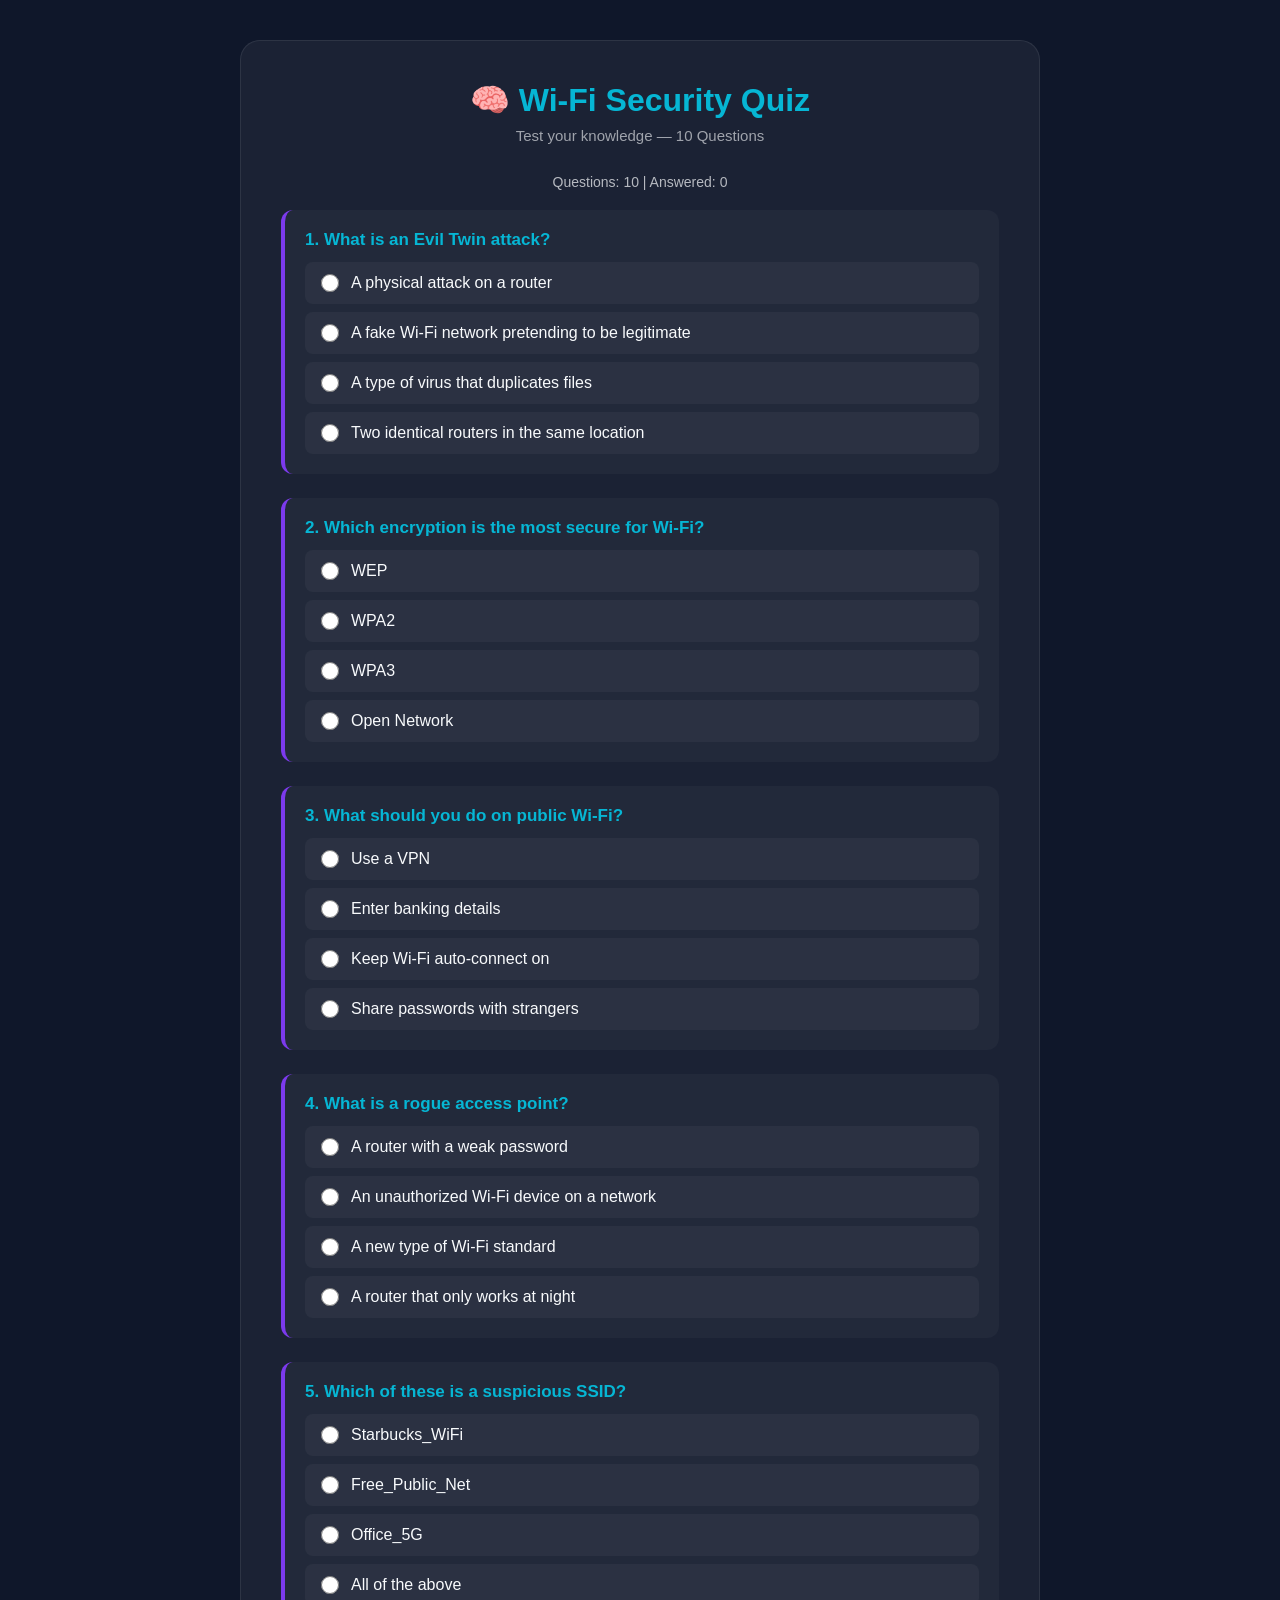
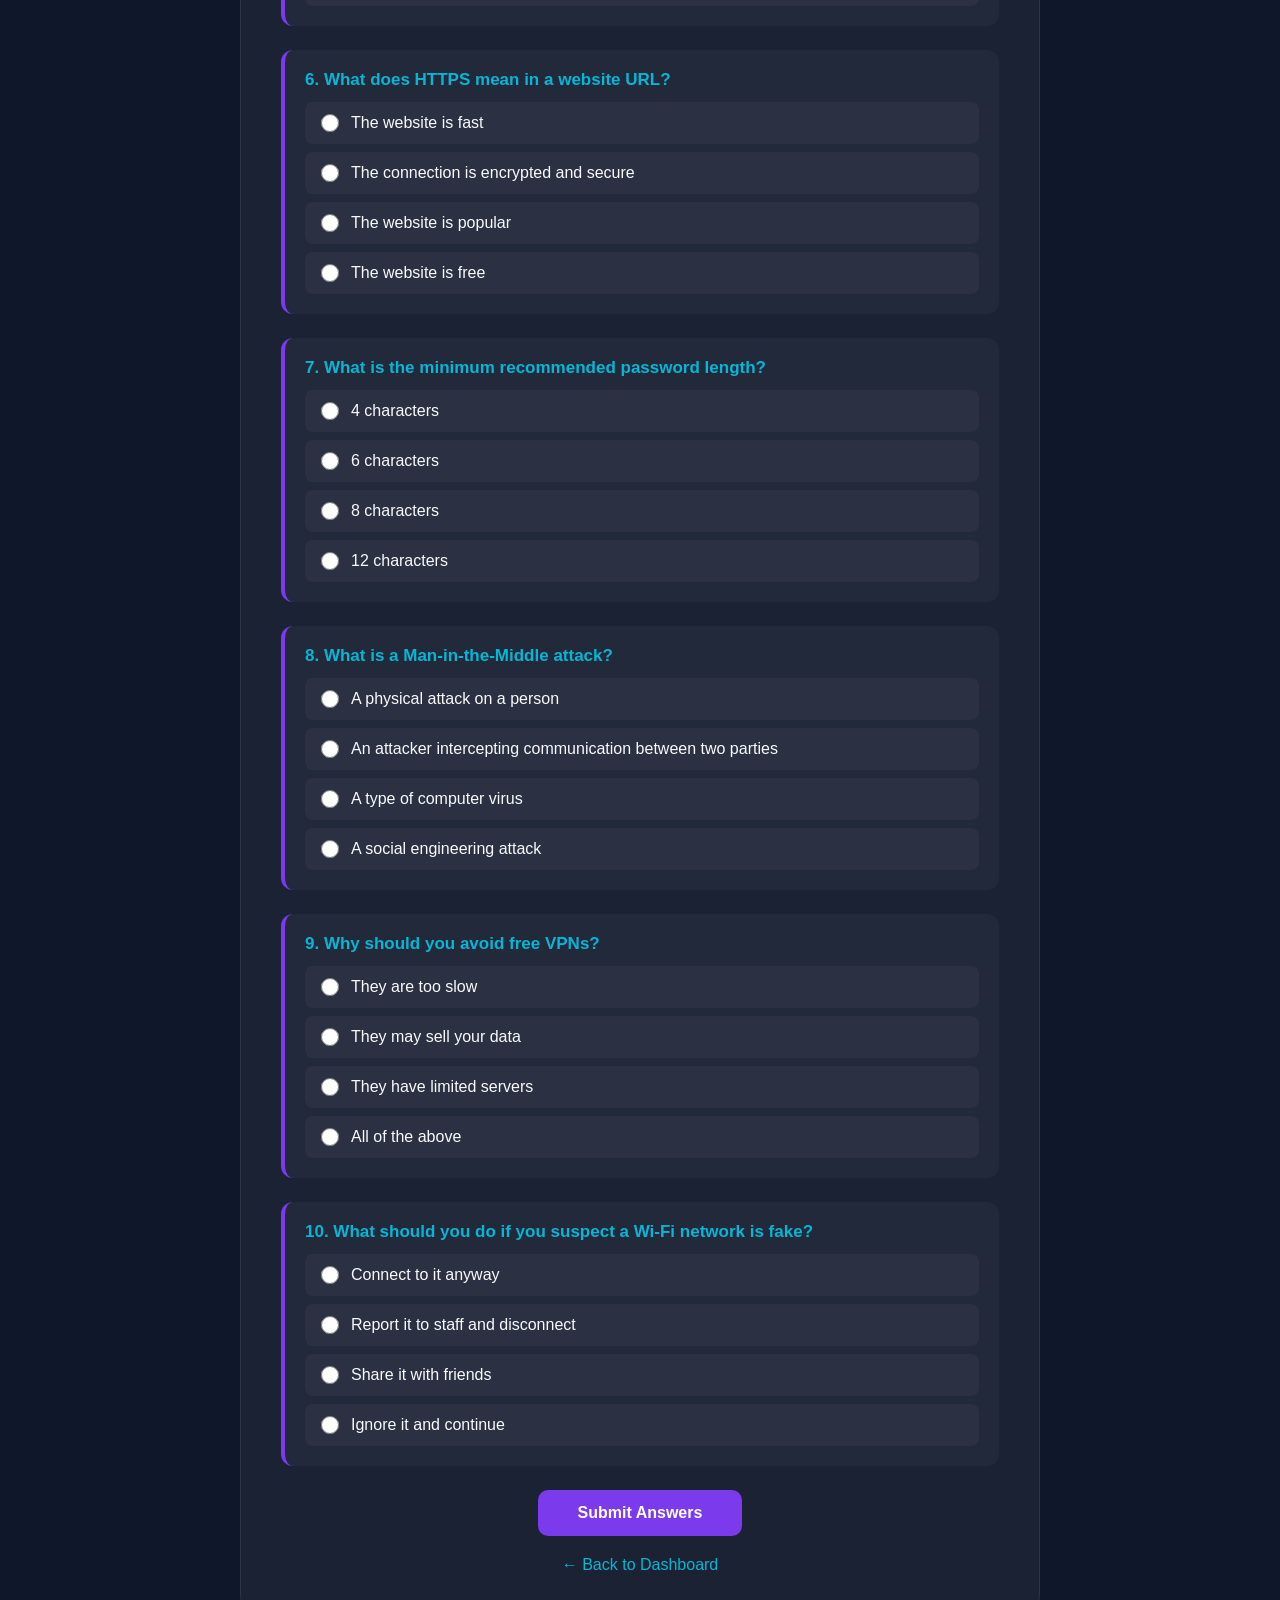
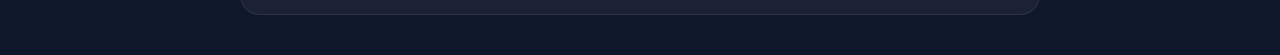
<file: quiz/quiz.html>
<!DOCTYPE html>
<html lang="en">
<head>
    <meta charset="UTF-8">
    <meta name="viewport" content="width=device-width, initial-scale=1.0">
    <title>Wi-Fi Security Quiz | Rootphish Squad</title>
    <style>
        :root {
            --dark-blue: #0F172A;
            --purple: #7C3AED;
            --cyan: #06B6D4;
            --white: #F8FAFC;
            --safe: #22C55E;
            --danger: #EF4444;
        }
        * { margin: 0; padding: 0; box-sizing: border-box; }
        body {
            background: var(--dark-blue);
            color: var(--white);
            font-family: 'Segoe UI', sans-serif;
            padding: 40px 20px;
            min-height: 100vh;
        }
        .quiz-container {
            max-width: 800px;
            margin: 0 auto;
            background: rgba(255,255,255,0.05);
            border-radius: 20px;
            padding: 40px;
            border: 1px solid rgba(255,255,255,0.08);
        }
        h1 { color: var(--cyan); font-size: 32px; margin-bottom: 8px; text-align: center; }
        .subtitle { text-align: center; opacity: 0.6; margin-bottom: 30px; font-size: 15px; }
        .question {
            margin-bottom: 24px;
            padding: 20px;
            background: rgba(255,255,255,0.03);
            border-radius: 12px;
            border-left: 4px solid var(--purple);
        }
        .question h3 { color: var(--cyan); margin-bottom: 12px; font-size: 17px; }
        .options { display: flex; flex-direction: column; gap: 8px; }
        .options label {
            display: flex;
            align-items: center;
            gap: 12px;
            padding: 10px 14px;
            background: rgba(255,255,255,0.04);
            border-radius: 8px;
            cursor: pointer;
            transition: all 0.2s;
            border: 2px solid transparent;
        }
        .options label:hover { background: rgba(255,255,255,0.08); }
        .options input[type="radio"] { accent-color: var(--cyan); width: 18px; height: 18px; cursor: pointer; }
        .options label.correct { border-color: var(--safe); background: rgba(34,197,94,0.1); }
        .options label.wrong { border-color: var(--danger); background: rgba(239,68,68,0.1); }
        .options label.disabled { opacity: 0.5; cursor: not-allowed; }
        .explanation { margin-top: 10px; padding: 12px 16px; border-radius: 8px; font-size: 14px; display: none; }
        .explanation.show { display: block; }
        .explanation.correct { background: rgba(34,197,94,0.1); color: var(--safe); }
        .explanation.wrong { background: rgba(239,68,68,0.1); color: var(--danger); }
        .btn {
            background: var(--purple);
            color: white;
            border: none;
            padding: 14px 40px;
            border-radius: 10px;
            font-size: 16px;
            font-weight: 600;
            cursor: pointer;
            transition: all 0.3s;
            display: block;
            margin: 20px auto;
        }
        .btn:hover { background: var(--cyan); transform: scale(1.02); }
        .btn:disabled { opacity: 0.5; cursor: not-allowed; transform: none; }
        .score { text-align: center; padding: 20px; margin-top: 20px; border-radius: 12px; background: rgba(255,255,255,0.04); }
        .score h2 { font-size: 28px; }
        .score .percentage { font-size: 48px; font-weight: 700; color: var(--cyan); }
        .back-link { display: block; text-align: center; margin-top: 20px; color: var(--cyan); text-decoration: none; }
        .back-link:hover { text-decoration: underline; }
        .progress { text-align: center; margin-bottom: 20px; font-size: 14px; opacity: 0.7; }
    </style>
</head>
<body>
    <div class="quiz-container">
        <h1>🧠 Wi-Fi Security Quiz</h1>
        <p class="subtitle">Test your knowledge — 10 Questions</p>
        <div class="progress" id="progress">Questions: 10 | Answered: 0</div>
        <div id="quizForm"></div>
        <button class="btn" id="submitBtn" onclick="submitQuiz()">Submit Answers</button>
        <div id="scoreDisplay"></div>
        <a href="/" class="back-link">← Back to Dashboard</a>
    </div>
    
    <script>
        const questions = [
            {
                question: 'What is an Evil Twin attack?',
                options: ['A physical attack on a router', 'A fake Wi-Fi network pretending to be legitimate', 'A type of virus that duplicates files', 'Two identical routers in the same location'],
                correct: 1,
                explanation: 'An Evil Twin is a fake Wi-Fi network that mimics a legitimate one to steal credentials.'
            },
            {
                question: 'Which encryption is the most secure for Wi-Fi?',
                options: ['WEP', 'WPA2', 'WPA3', 'Open Network'],
                correct: 2,
                explanation: 'WPA3 is the latest and most secure Wi-Fi encryption standard.'
            },
            {
                question: 'What should you do on public Wi-Fi?',
                options: ['Use a VPN', 'Enter banking details', 'Keep Wi-Fi auto-connect on', 'Share passwords with strangers'],
                correct: 0,
                explanation: 'VPN encrypts your traffic, protecting you from snooping on public networks.'
            },
            {
                question: 'What is a rogue access point?',
                options: ['A router with a weak password', 'An unauthorized Wi-Fi device on a network', 'A new type of Wi-Fi standard', 'A router that only works at night'],
                correct: 1,
                explanation: 'A rogue access point is an unauthorized device connected to a network, often for malicious purposes.'
            },
            {
                question: 'Which of these is a suspicious SSID?',
                options: ['Starbucks_WiFi', 'Free_Public_Net', 'Office_5G', 'All of the above'],
                correct: 3,
                explanation: 'Any SSID that is common or generic can be suspicious, especially "Free_Public_Net".'
            },
            {
                question: 'What does HTTPS mean in a website URL?',
                options: ['The website is fast', 'The connection is encrypted and secure', 'The website is popular', 'The website is free'],
                correct: 1,
                explanation: 'HTTPS means the website uses SSL/TLS encryption, making your connection secure.'
            },
            {
                question: 'What is the minimum recommended password length?',
                options: ['4 characters', '6 characters', '8 characters', '12 characters'],
                correct: 3,
                explanation: 'Security experts recommend at least 12 characters for a strong password.'
            },
            {
                question: 'What is a Man-in-the-Middle attack?',
                options: ['A physical attack on a person', 'An attacker intercepting communication between two parties', 'A type of computer virus', 'A social engineering attack'],
                correct: 1,
                explanation: 'In a MITM attack, the attacker secretly intercepts and relays messages between two parties.'
            },
            {
                question: 'Why should you avoid free VPNs?',
                options: ['They are too slow', 'They may sell your data', 'They have limited servers', 'All of the above'],
                correct: 3,
                explanation: 'Free VPNs often sell user data, have slow speeds, and limited servers. Always use reputable paid VPNs.'
            },
            {
                question: 'What should you do if you suspect a Wi-Fi network is fake?',
                options: ['Connect to it anyway', 'Report it to staff and disconnect', 'Share it with friends', 'Ignore it and continue'],
                correct: 1,
                explanation: 'If you suspect a network is fake, disconnect immediately and report it to the staff.'
            }
        ];
        
        let quizSubmitted = false;
        let answeredCount = 0;
        
        function renderQuiz() {
            const container = document.getElementById('quizForm');
            if (!container) return;
            container.innerHTML = questions.map((q, i) => `
                <div class="question" id="q${i}">
                    <h3>${i+1}. ${q.question}</h3>
                    <div class="options" id="options${i}">
                        ${q.options.map((opt, j) => `
                            <label onclick="selectOption(${i}, ${j})" id="label${i}_${j}">
                                <input type="radio" name="q${i}" value="${j}">
                                ${opt}
                            </label>
                        `).join('')}
                    </div>
                    <div class="explanation" id="explanation${i}"></div>
                </div>
            `).join('');
            updateProgress();
        }
        
        function updateProgress() {
            const progress = document.getElementById('progress');
            if (progress) {
                progress.textContent = `Questions: ${questions.length} | Answered: ${answeredCount}`;
            }
        }
        
        function selectOption(qIndex, optIndex) {
            if (quizSubmitted) return;
            const labels = document.querySelectorAll(`#options${qIndex} label`);
            const wasSelected = document.querySelector(`input[name="q${qIndex}"]:checked`);
            labels.forEach((label, idx) => {
                const radio = label.querySelector('input');
                radio.checked = (idx === optIndex);
            });
            if (!wasSelected) {
                answeredCount++;
                updateProgress();
            }
        }
        
        function submitQuiz() {
            if (quizSubmitted) return;
            const btn = document.getElementById('submitBtn');
            btn.disabled = true;
            btn.textContent = 'Checking...';
            let correct = 0;
            questions.forEach((q, i) => {
                const selected = document.querySelector(`input[name="q${i}"]:checked`);
                const explanation = document.getElementById(`explanation${i}`);
                const labels = document.querySelectorAll(`#options${i} label`);
                if (selected) {
                    const answer = parseInt(selected.value);
                    const isCorrect = (answer === q.correct);
                    if (isCorrect) correct++;
                    labels.forEach((label, idx) => {
                        label.classList.add('disabled');
                        if (idx === q.correct) label.classList.add('correct');
                        if (idx === answer && !isCorrect) label.classList.add('wrong');
                    });
                    explanation.textContent = q.explanation;
                    explanation.className = `explanation show ${isCorrect ? 'correct' : 'wrong'}`;
                } else {
                    labels.forEach((label, idx) => {
                        label.classList.add('disabled');
                        if (idx === q.correct) label.classList.add('correct');
                    });
                    explanation.textContent = `Correct answer: ${q.options[q.correct]}`;
                    explanation.className = 'explanation show wrong';
                }
            });
            const total = questions.length;
            const percentage = Math.round((correct / total) * 100);
            document.getElementById('scoreDisplay').innerHTML = `
                <div class="score">
                    <h2>Your Score</h2>
                    <div class="percentage">${correct}/${total}</div>
                    <p style="font-size: 24px; color: ${percentage >= 70 ? 'var(--safe)' : 'var(--danger)'}">${percentage}%</p>
                    <p style="margin-top: 10px; opacity: 0.7;">
                        ${percentage >= 80 ? '🎉 Excellent! You know Wi-Fi security well!' :
                          percentage >= 60 ? '👍 Good! Keep learning about Wi-Fi security.' :
                          '📚 Review the lessons and try again!'}
                    </p>
                </div>
            `;
            quizSubmitted = true;
            btn.textContent = '✅ Submitted';
            updateProgress();
        }
        
        window.addEventListener('DOMContentLoaded', function() {
            renderQuiz();
        });
    </script>
</body>
</html>
</file>
